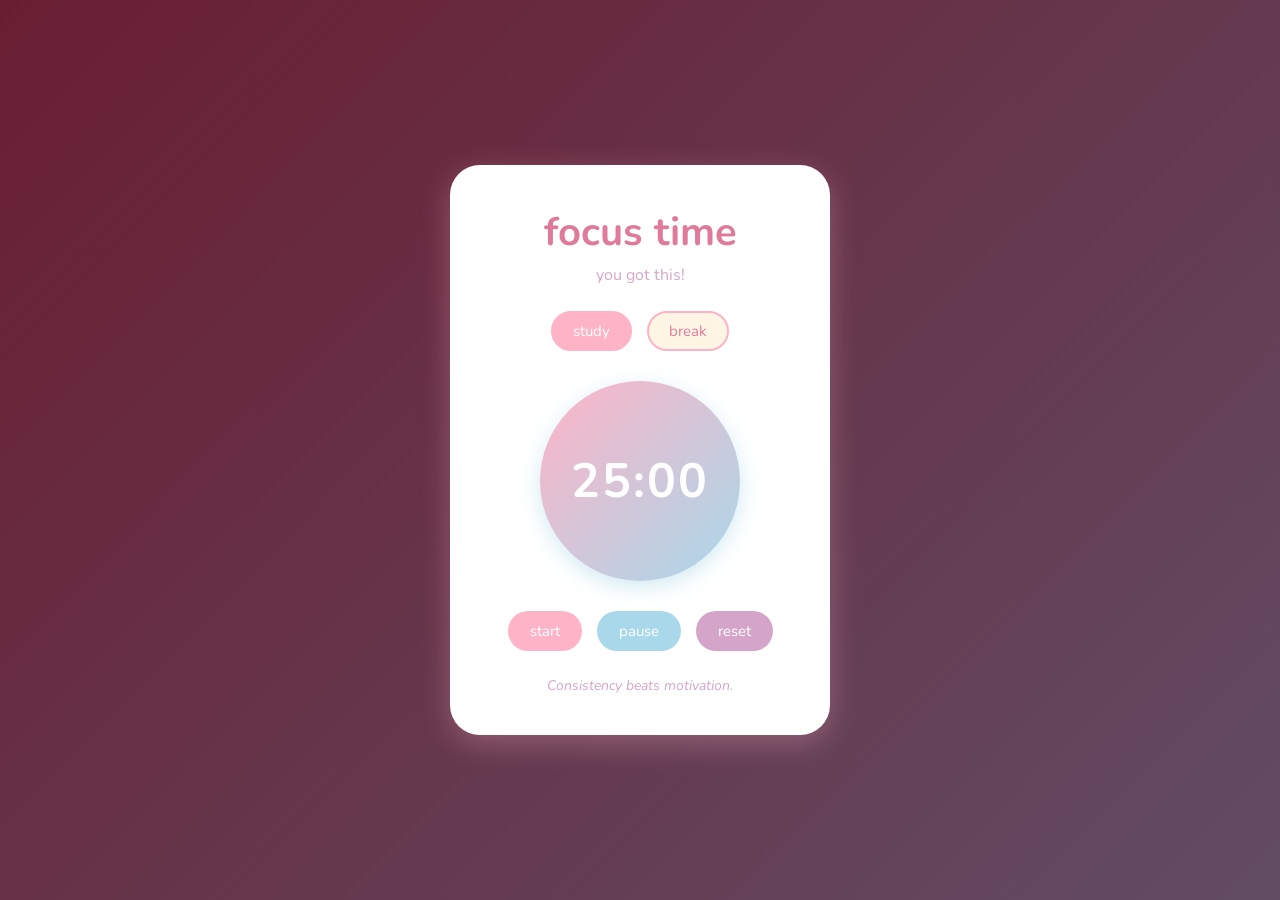
<file: index.html>
<!DOCTYPE html>
<html>
    <head>
        <meta charset="utf-8">
        <meta name="viewport" content="width=device-width, initial-scale=1.0">
        <title>🍅 Pomodoro Timer</title>
        <link rel="stylesheet" href="pomodoro.css">
        <script src="pomodoro.js" defer></script>
    </head>

    <body>

        <div class="container">

           
            <h1>focus time</h1>
            <p class="subtitle">you got this!</p>

                        <div class="mode-buttons">
                <button class="mode-btn active" id="study-btn">study</button>
                <button class="mode-btn" id="break-btn">break</button>
            </div>

            
            <div class="timer-circle">
                <span id="timer">25:00</span>
            </div>

            
            <div class="controls">
                <button class="control-btn" id="start">start</button>
                <button class="control-btn" id="pause">pause</button>
                <button class="control-btn" id="reset">reset</button>
            </div>

            
            <p class="quote" id="quote">small steps, big dreams </p>

        </div>

<script>
  const quotes = [
    "Small progress is still progress.",
    "Focus on one thing at a time.",
    "Consistency beats motivation.",
    "Build it, then improve it."
  ];

  function changeQuote() {
    const randomIndex = Math.floor(Math.random() * quotes.length);
    document.getElementById("quote").textContent = quotes[randomIndex];
  }

  changeQuote();
  setInterval(changeQuote, 5000);
</script>
        
    </body>
</html>
</file>
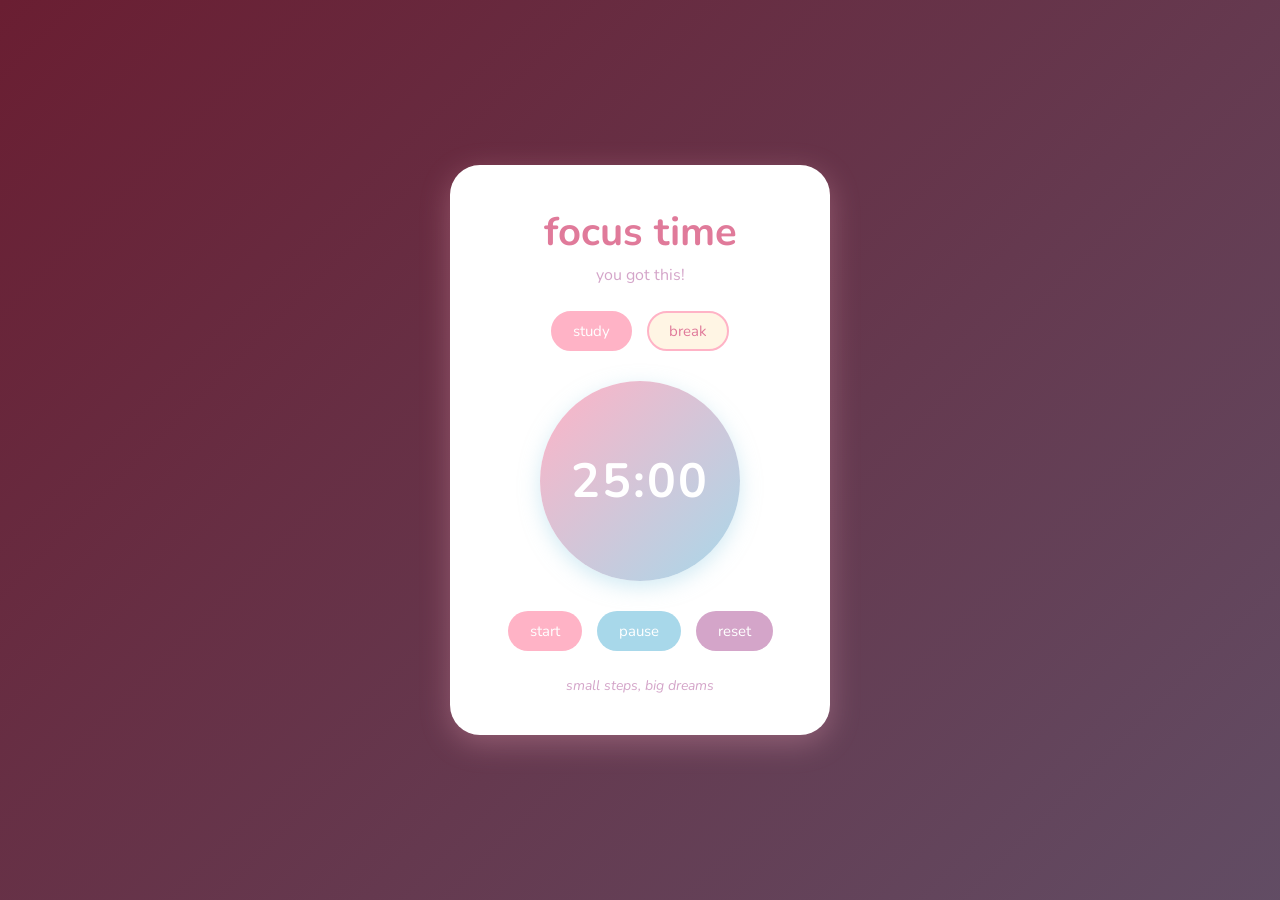
<file: pomodoro.html>
<!DOCTYPE html>
<html>
    <head>
        <meta charset="utf-8">
        <meta name="viewport" content="width=device-width, initial-scale=1.0">
        <title>🍅 Pomodoro Timer</title>
        <link rel="stylesheet" href="pomodoro.css">
        <script src="pomodoro.js" defer></script>
    </head>

    <body>

        <div class="container">

           
            <h1>focus time</h1>
            <p class="subtitle">you got this!</p>

                        <div class="mode-buttons">
                <button class="mode-btn active" id="study-btn">study</button>
                <button class="mode-btn" id="break-btn">break</button>
            </div>

            
            <div class="timer-circle">
                <span id="timer">25:00</span>
            </div>

            
            <div class="controls">
                <button class="control-btn" id="start">start</button>
                <button class="control-btn" id="pause">pause</button>
                <button class="control-btn" id="reset">reset</button>
            </div>

            
            <p class="quote" id="quote">small steps, big dreams </p>

        </div>

    </body>
</html>
</file>
<file: pomodoro.css>
@import url('https://fonts.googleapis.com/css2?family=Nunito:wght@400;600;700&display=swap');

:root {
  --pink: #ffb3c6;
  --blue: #a8d8ea;
  --cream: #fff5e4;
  --dark-pink: #e07a9a;
  --soft-purple: #d4a5c9;
}

* {
  margin: 0;
  padding: 0;
  box-sizing: border-box;
}

body {
  background: linear-gradient(135deg, #6a1e32, #597b96, #de70f4);
  background-size: 400% 400%;
  animation: gradientMove 12s ease infinite;
  font-family: 'Nunito', sans-serif;
  color: var(--dark-pink);
  min-height: 100vh;
  display: flex;
  justify-content: center;
  align-items: center;
}

@keyframes gradientMove {

0%{ 
   
   background-position: 0% 50%;}
    
50%{
      background-position: 100% 50%;}

100%{
      background-position: 0% 50%;}


}

.container {
  text-align: center;
  padding: 40px;
  background: white;
  border-radius: 30px;
  box-shadow: 0 8px 30px rgba(255, 179, 198, 0.3);
  width: 380px;
}


h1 {
  font-size: 40px;
  color: var(--dark-pink);
  margin-bottom: 5px;
}

.subtitle {
  font-size: 16px;
  color: var(--soft-purple);
  margin-bottom: 25px;
}


.mode-buttons {
  display: flex;
  justify-content: center;
  gap: 15px;
  margin-bottom: 30px;
}

.mode-btn {
  background: var(--cream);
  border: 2px solid var(--pink);
  color: var(--dark-pink);
  padding: 8px 20px;
  border-radius: 20px;
  font-size: 15px;
  font-family: 'Nunito', sans-serif;
  cursor: pointer;
  transition: all 0.3s ease;
}

.mode-btn:hover {
  background: var(--pink);
  color: white;
}

.mode-btn.active {
  background: var(--pink);
  color: white;
}


.timer-circle {
  width: 200px;
  height: 200px;
  border-radius: 50%;
  background: linear-gradient(135deg, var(--pink), var(--blue));
  display: flex;
  justify-content: center;
  align-items: center;
  margin: 0 auto 30px auto;
  box-shadow: 0 6px 20px rgba(168, 216, 234, 0.5);
}

#timer {
  font-size: 48px;
  font-weight: 700;
  color: white;
  letter-spacing: 2px;
}


.controls {
  display: flex;
  justify-content: center;
  gap: 15px;
  margin-bottom: 25px;
}

.control-btn {
  background: var(--pink);
  border: none;
  color: white;
  padding: 10px 22px;
  border-radius: 20px;
  font-size: 15px;
  font-family: 'Nunito', sans-serif;
  cursor: pointer;
  transition: all 0.3s ease;
}

.control-btn:hover {
  background: var(--dark-pink);
  transform: scale(1.05);
}

#pause {
  background: var(--blue);
}

#pause:hover {
  background: #7bbdd4;
}

#reset {
  background: var(--soft-purple);
}

#reset:hover {
  background: #b988ae;
}


.quote {
  font-size: 14px;
  color: var(--soft-purple);
  font-style: italic;
}
</file>
